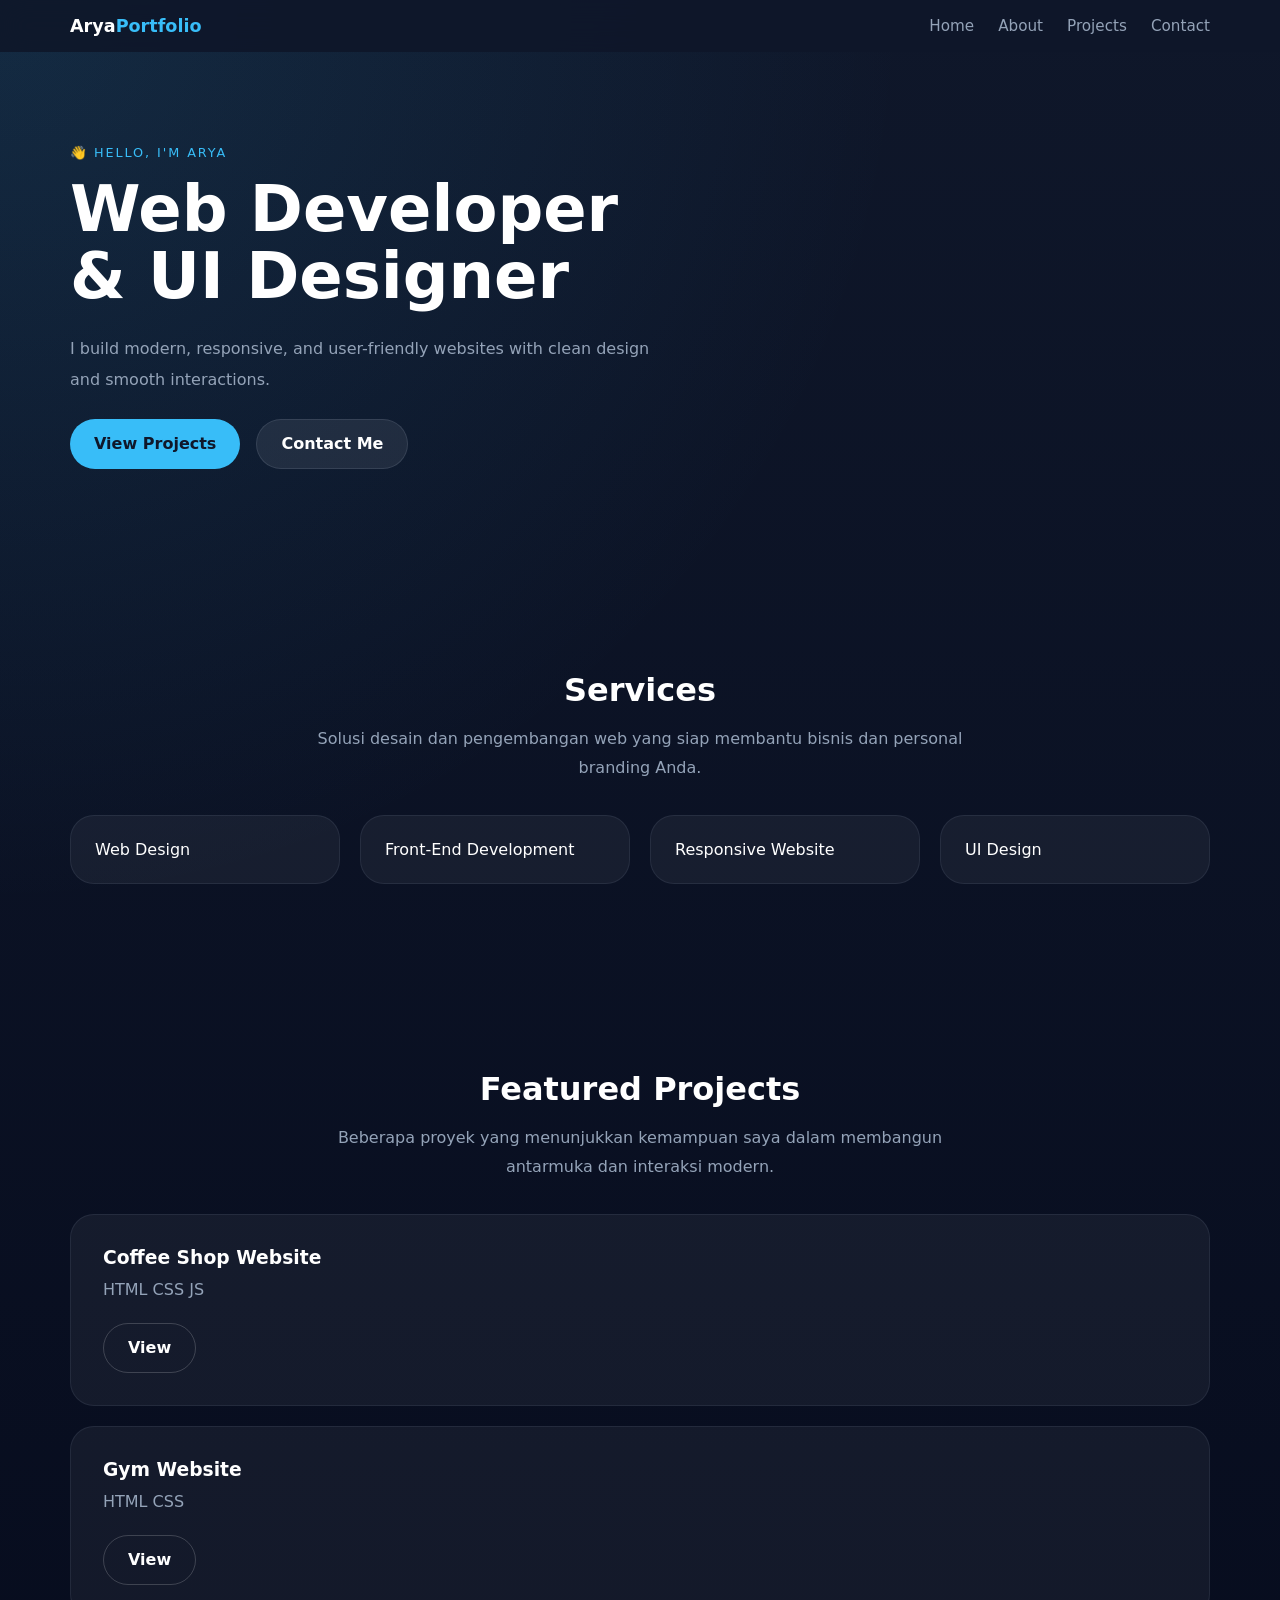
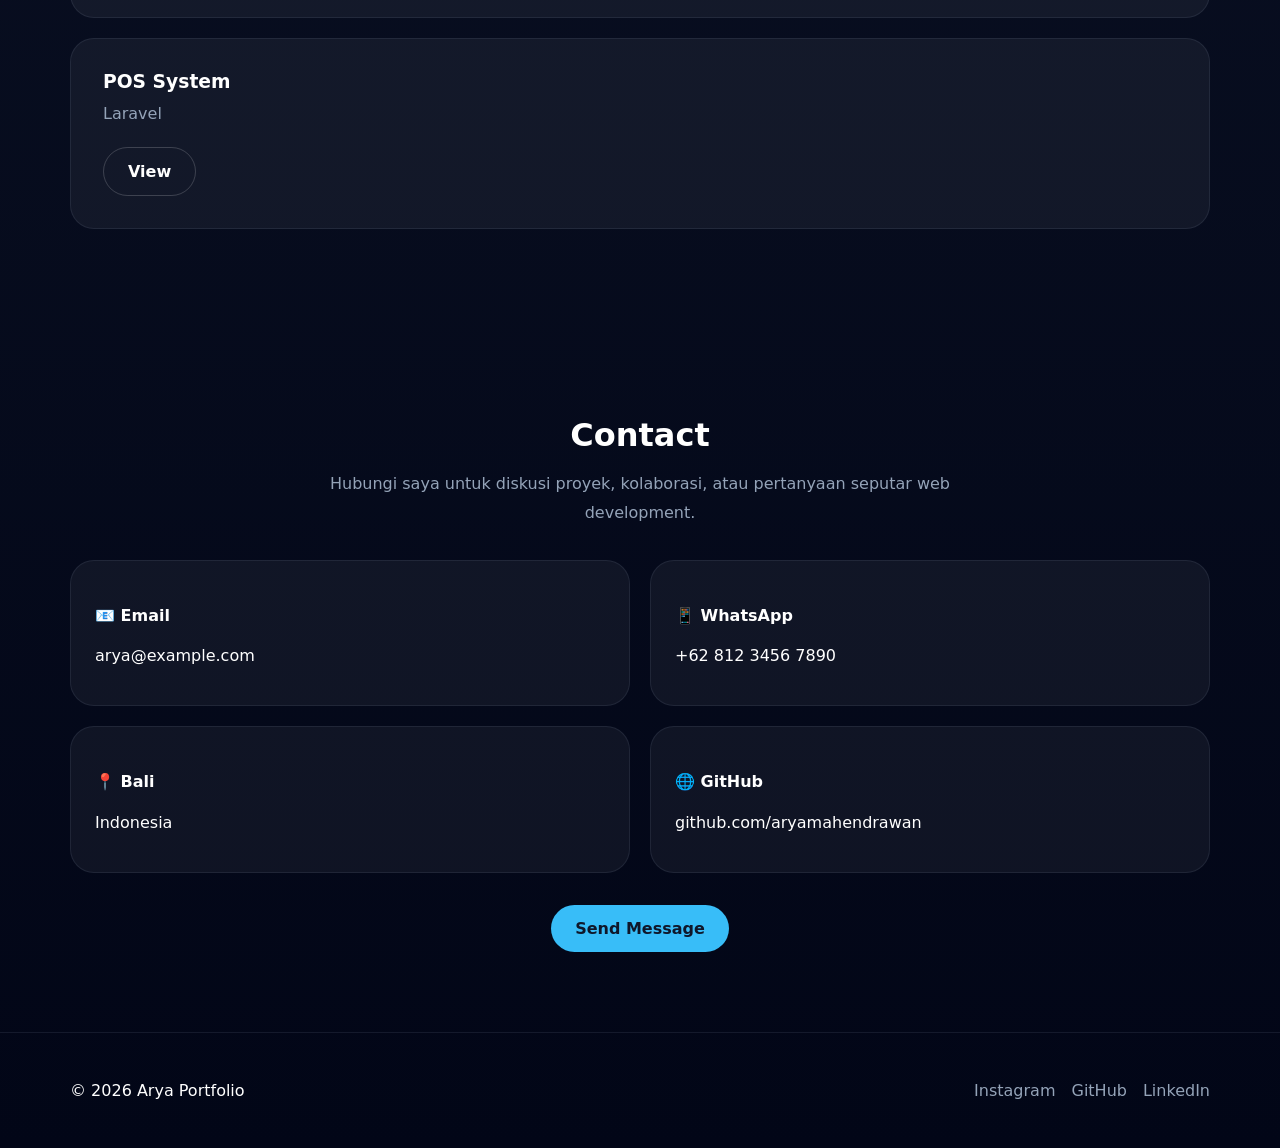
<file: index.html>
<!DOCTYPE html>
<html lang="id">
<head>
  <meta charset="UTF-8" />
  <meta name="viewport" content="width=device-width, initial-scale=1.0" />
  <title>Arya Mahendrawan Portfolio</title>
  <link rel="stylesheet" href="css/style.css" />
</head>
<body>
  <header class="header" id="header">
    <div class="container header-inner">
      <a href="index.html" class="logo">Arya<span>Portfolio</span></a>
      <nav class="nav" id="nav-menu">
        <a href="index.html#home" class="nav-link">Home</a>
        <a href="about.html" class="nav-link">About</a>
        <a href="projects.html" class="nav-link">Projects</a>
        <a href="contact.html" class="nav-link">Contact</a>
      </nav>
      <button class="nav-toggle" id="nav-toggle" aria-label="Toggle navigation">
        <span></span><span></span><span></span>
      </button>
    </div>
  </header>

  <main>
    <section class="hero section" id="home">
      <div class="container">
        <div class="hero-content" data-animate>
          <p class="eyebrow">👋 Hello, I'm Arya</p>
          <h1>Web Developer & UI Designer</h1>
          <p class="hero-text">I build modern, responsive, and user-friendly websites with clean design and smooth interactions.</p>
          <div class="hero-actions">
            <a href="projects.html#projects" class="btn btn-primary">View Projects</a>
            <a href="contact.html" class="btn btn-secondary">Contact Me</a>
          </div>
        </div>
      </div>
    </section>

    <section class="services section" id="services">
      <div class="container section-header" data-animate>
        <h2>Services</h2>
        <p>Solusi desain dan pengembangan web yang siap membantu bisnis dan personal branding Anda.</p>
      </div>
      <div class="container service-grid" data-animate>
        <div class="card">Web Design</div>
        <div class="card">Front-End Development</div>
        <div class="card">Responsive Website</div>
        <div class="card">UI Design</div>
      </div>
    </section>

    <section class="projects section" id="projects">
      <div class="container section-header" data-animate>
        <h2>Featured Projects</h2>
        <p>Beberapa proyek yang menunjukkan kemampuan saya dalam membangun antarmuka dan interaksi modern.</p>
      </div>
      <div class="container project-grid">
        <article class="project-card" data-animate>
          <h3>Coffee Shop Website</h3>
          <p>HTML CSS JS</p>
          <a href="#" class="btn btn-outline">View</a>
        </article>
        <article class="project-card" data-animate>
          <h3>Gym Website</h3>
          <p>HTML CSS</p>
          <a href="#" class="btn btn-outline">View</a>
        </article>
        <article class="project-card" data-animate>
          <h3>POS System</h3>
          <p>Laravel</p>
          <a href="#" class="btn btn-outline">View</a>
        </article>
      </div>
    </section>

    <section class="contact-preview section" id="contact-preview">
      <div class="container section-header" data-animate>
        <h2>Contact</h2>
        <p>Hubungi saya untuk diskusi proyek, kolaborasi, atau pertanyaan seputar web development.</p>
      </div>
      <div class="container contact-grid" data-animate>
        <div class="contact-card">
          <h4>📧 Email</h4>
          <p>arya@example.com</p>
        </div>
        <div class="contact-card">
          <h4>📱 WhatsApp</h4>
          <p>+62 812 3456 7890</p>
        </div>
        <div class="contact-card">
          <h4>📍 Bali</h4>
          <p>Indonesia</p>
        </div>
        <div class="contact-card">
          <h4>🌐 GitHub</h4>
          <p>github.com/aryamahendrawan</p>
        </div>
      </div>
      <div class="container section-action">
        <a href="contact.html" class="btn btn-primary">Send Message</a>
      </div>
    </section>
  </main>

  <footer class="footer">
    <div class="container footer-grid">
      <p>© 2026 Arya Portfolio</p>
      <div class="footer-links">
        <a href="#">Instagram</a>
        <a href="#">GitHub</a>
        <a href="#">LinkedIn</a>
      </div>
    </div>
  </footer>

  <button class="scroll-top" id="scroll-top" aria-label="Back to top">↑</button>

  <script src="js/script.js"></script>
</body>
</html>
</file>
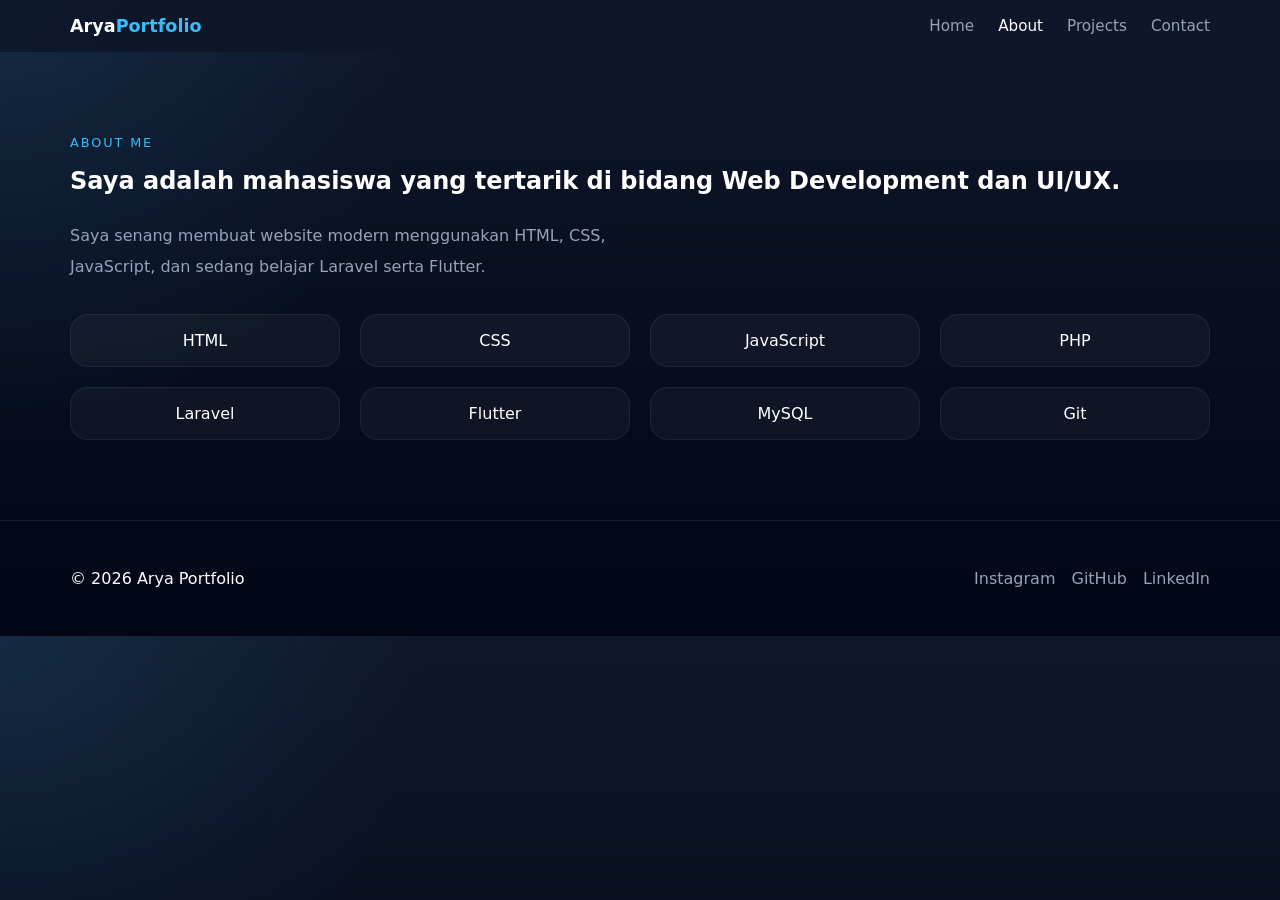
<file: about.html>
<!DOCTYPE html>
<html lang="id">
<head>
  <meta charset="UTF-8" />
  <meta name="viewport" content="width=device-width, initial-scale=1.0" />
  <title>About - Arya Portfolio</title>
  <link rel="stylesheet" href="css/style.css" />
</head>
<body>
  <header class="header" id="header">
    <div class="container header-inner">
      <a href="index.html" class="logo">Arya<span>Portfolio</span></a>
      <nav class="nav" id="nav-menu">
        <a href="index.html#home" class="nav-link">Home</a>
        <a href="about.html" class="nav-link active">About</a>
        <a href="projects.html" class="nav-link">Projects</a>
        <a href="contact.html" class="nav-link">Contact</a>
      </nav>
      <button class="nav-toggle" id="nav-toggle" aria-label="Toggle navigation">
        <span></span><span></span><span></span>
      </button>
    </div>
  </header>

  <main>
    <section class="about section">
      <div class="container">
        <div class="about-content" data-animate>
          <span class="eyebrow">About Me</span>
          <h1>Saya adalah mahasiswa yang tertarik di bidang Web Development dan UI/UX.</h1>
          <p>Saya senang membuat website modern menggunakan HTML, CSS, JavaScript, dan sedang belajar Laravel serta Flutter.</p>
          <div class="skills-grid">
            <div class="skill">HTML</div>
            <div class="skill">CSS</div>
            <div class="skill">JavaScript</div>
            <div class="skill">PHP</div>
            <div class="skill">Laravel</div>
            <div class="skill">Flutter</div>
            <div class="skill">MySQL</div>
            <div class="skill">Git</div>
          </div>
        </div>
      </div>
    </section>
  </main>

  <footer class="footer">
    <div class="container footer-grid">
      <p>© 2026 Arya Portfolio</p>
      <div class="footer-links">
        <a href="#">Instagram</a>
        <a href="#">GitHub</a>
        <a href="#">LinkedIn</a>
      </div>
    </div>
  </footer>

  <button class="scroll-top" id="scroll-top" aria-label="Back to top">↑</button>
  <script src="js/script.js"></script>
</body>
</html>
</file>
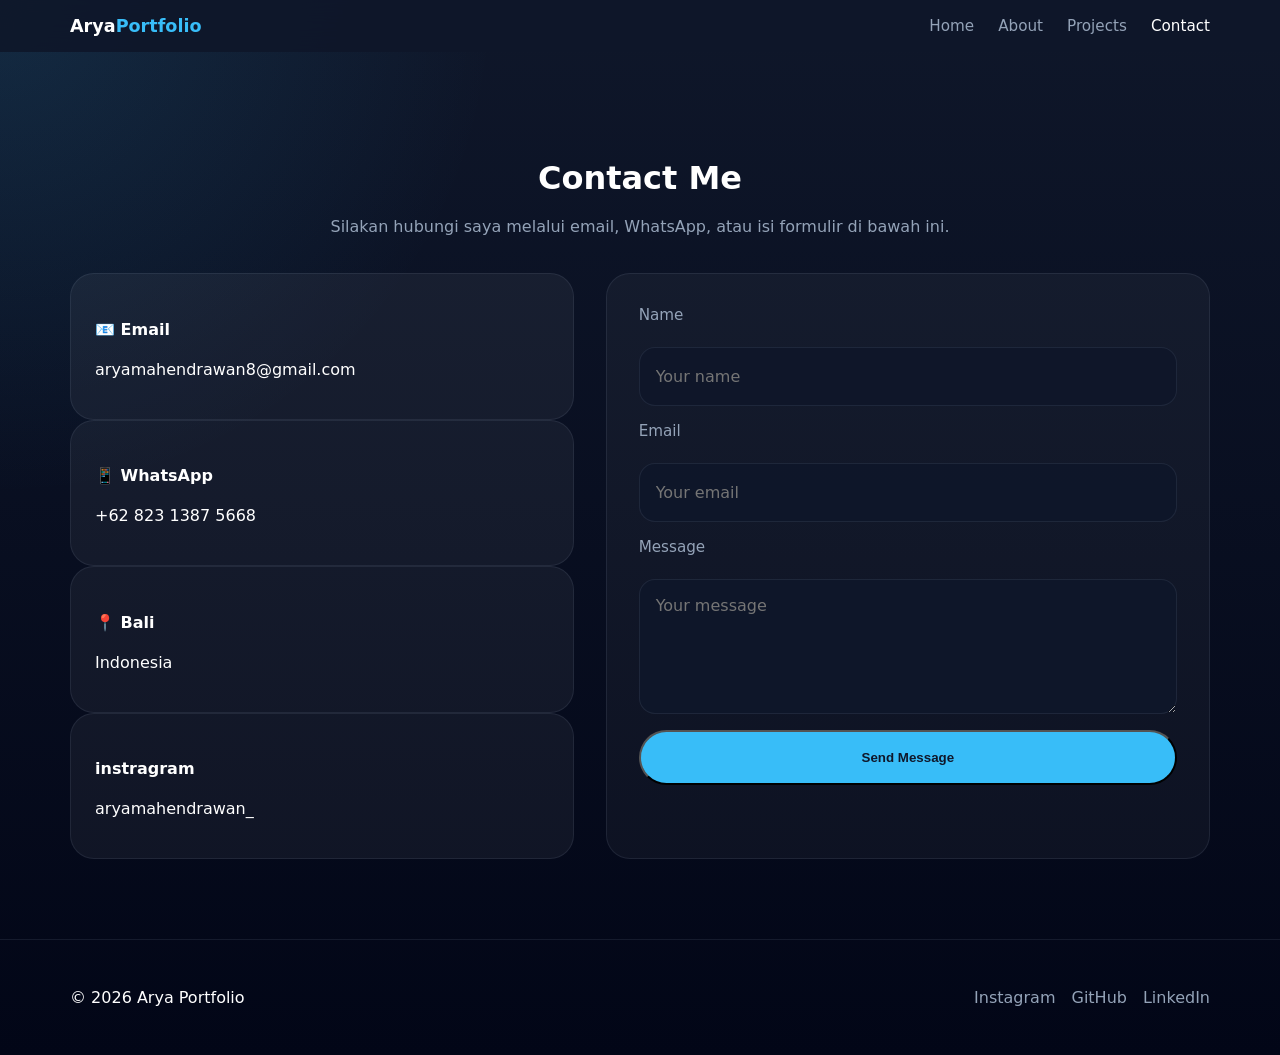
<file: contact.html>
<!DOCTYPE html>
<html lang="id">
<head>
  <meta charset="UTF-8" />
  <meta name="viewport" content="width=device-width, initial-scale=1.0" />
  <title>Contact - Arya Portfolio</title>
  <link rel="stylesheet" href="css/style.css" />
</head>
<body>
  <header class="header" id="header">
    <div class="container header-inner">
      <a href="index.html" class="logo">Arya<span>Portfolio</span></a>
      <nav class="nav" id="nav-menu">
        <a href="index.html#home" class="nav-link">Home</a>
        <a href="about.html" class="nav-link">About</a>
        <a href="projects.html" class="nav-link">Projects</a>
        <a href="contact.html" class="nav-link active">Contact</a>
      </nav>
      <button class="nav-toggle" id="nav-toggle" aria-label="Toggle navigation">
        <span></span><span></span><span></span>
      </button>
    </div>
  </header>

  <main>
    <section class="contact section" id="contact">
      <div class="container section-header" data-animate>
        <h2>Contact Me</h2>
        <p>Silakan hubungi saya melalui email, WhatsApp, atau isi formulir di bawah ini.</p>
      </div>
      <div class="container contact-layout">
        <div class="contact-info" data-animate>
          <div class="contact-card">
            <h4>📧 Email</h4>
            <p>aryamahendrawan8@gmail.com</p>
          </div>
          <div class="contact-card">
            <h4>📱 WhatsApp</h4>
            <p>+62 823 1387 5668</p>
          </div>
          <div class="contact-card">
            <h4>📍 Bali</h4>
            <p>Indonesia</p>
          </div>
          <div class="contact-card">
            <h4>instragram</h4>
            <p>aryamahendrawan_</p>
          </div>
        </div>
        <form class="contact-form" id="contact-form" data-animate>
          <label for="name">Name</label>
          <input type="text" id="name" name="name" placeholder="Your name" required />

          <label for="email">Email</label>
          <input type="email" id="email" name="email" placeholder="Your email" required />

          <label for="message">Message</label>
          <textarea id="message" name="message" rows="5" placeholder="Your message" required></textarea>

          <button type="submit" class="btn btn-primary">Send Message</button>
          <p class="form-feedback" id="form-feedback"></p>
        </form>
      </div>
    </section>
  </main>

  <footer class="footer">
    <div class="container footer-grid">
      <p>© 2026 Arya Portfolio</p>
      <div class="footer-links">
        <a href="#">Instagram</a>
        <a href="#">GitHub</a>
        <a href="#">LinkedIn</a>
      </div>
    </div>
  </footer>

  <button class="scroll-top" id="scroll-top" aria-label="Back to top">↑</button>
  <script src="js/script.js"></script>
</body>
</html>
</file>
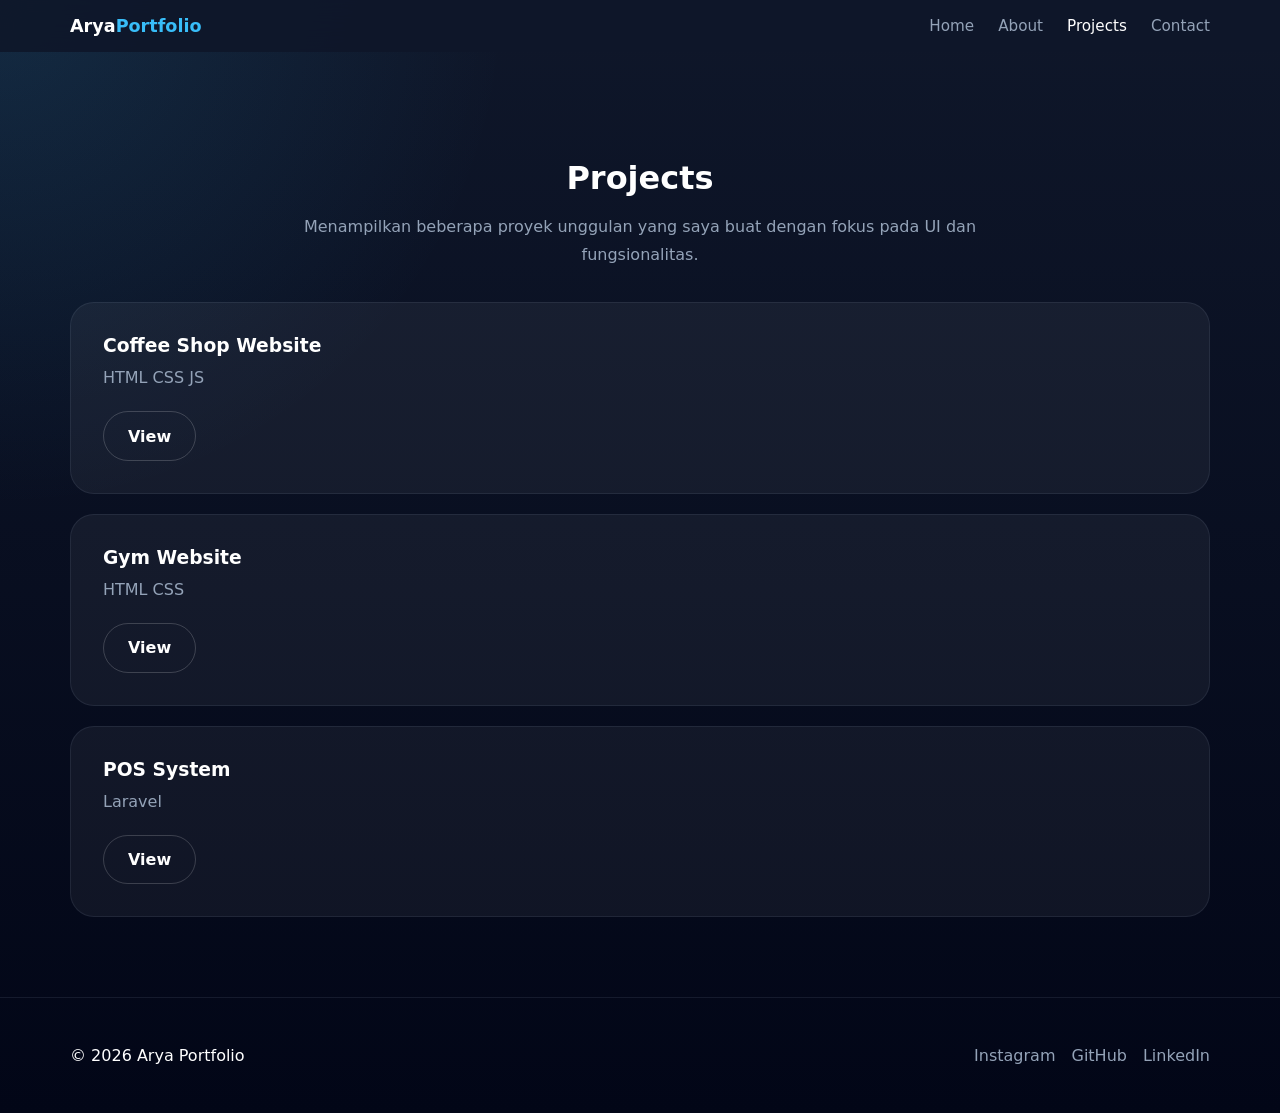
<file: projects.html>
<!DOCTYPE html>
<html lang="id">
<head>
  <meta charset="UTF-8" />
  <meta name="viewport" content="width=device-width, initial-scale=1.0" />
  <title>Projects - Arya Portfolio</title>
  <link rel="stylesheet" href="css/style.css" />
</head>
<body>
  <header class="header" id="header">
    <div class="container header-inner">
      <a href="index.html" class="logo">Arya<span>Portfolio</span></a>
      <nav class="nav" id="nav-menu">
        <a href="index.html#home" class="nav-link">Home</a>
        <a href="about.html" class="nav-link">About</a>
        <a href="projects.html" class="nav-link active">Projects</a>
        <a href="contact.html" class="nav-link">Contact</a>
      </nav>
      <button class="nav-toggle" id="nav-toggle" aria-label="Toggle navigation">
        <span></span><span></span><span></span>
      </button>
    </div>
  </header>

  <main>
    <section class="projects section" id="projects">
      <div class="container section-header" data-animate>
        <h2>Projects</h2>
        <p>Menampilkan beberapa proyek unggulan yang saya buat dengan fokus pada UI dan fungsionalitas.</p>
      </div>
      <div class="container project-grid">
        <article class="project-card" data-animate>
          <h3>Coffee Shop Website</h3>
          <p>HTML CSS JS</p>
          <a href="#" class="btn btn-outline">View</a>
        </article>
        <article class="project-card" data-animate>
          <h3>Gym Website</h3>
          <p>HTML CSS</p>
          <a href="#" class="btn btn-outline">View</a>
        </article>
        <article class="project-card" data-animate>
          <h3>POS System</h3>
          <p>Laravel</p>
          <a href="#" class="btn btn-outline">View</a>
        </article>
      </div>
    </section>
  </main>

  <footer class="footer">
    <div class="container footer-grid">
      <p>© 2026 Arya Portfolio</p>
      <div class="footer-links">
        <a href="#">Instagram</a>
        <a href="#">GitHub</a>
        <a href="#">LinkedIn</a>
      </div>
    </div>
  </footer>

  <button class="scroll-top" id="scroll-top" aria-label="Back to top">↑</button>
  <script src="js/script.js"></script>
</body>
</html>
</file>
<file: css/style.css>
:root {
  --bg: #0f172a;
  --surface: #1e293b;
  --surface-strong: #15202f;
  --primary: #38bdf8;
  --accent: #facc15;
  --text: #ffffff;
  --muted: #94a3b8;
}

* {
  box-sizing: border-box;
}

html {
  scroll-behavior: smooth;
}

body {
  margin: 0;
  font-family: Inter, ui-sans-serif, system-ui, -apple-system, BlinkMacSystemFont, 'Segoe UI', sans-serif;
  background: radial-gradient(circle at top left, rgba(56, 189, 248, 0.12), transparent 30%),
    linear-gradient(180deg, #0f172a 0%, #020617 100%);
  color: var(--text);
}

.container {
  width: min(1140px, calc(100% - 2rem));
  margin: 0 auto;
}

.header {
  position: sticky;
  top: 0;
  z-index: 20;
  background: rgba(15, 23, 42, 0.9);
  backdrop-filter: blur(14px);
}

.header-inner {
  display: flex;
  align-items: center;
  justify-content: space-between;
  gap: 1rem;
  padding: 1rem 0;
}

.logo {
  font-weight: 700;
  font-size: 1.1rem;
  color: var(--text);
  text-decoration: none;
}

.logo span {
  color: var(--primary);
}

.nav {
  display: flex;
  align-items: center;
  gap: 1.5rem;
}

.nav-link {
  color: var(--muted);
  text-decoration: none;
  font-size: 0.95rem;
  transition: color 0.25s ease;
}

.nav-link:hover,
.nav-link.active {
  color: var(--text);
}

.nav-toggle {
  display: none;
  border: none;
  background: transparent;
  cursor: pointer;
  padding: 0.25rem;
}

.nav-toggle span {
  display: block;
  width: 22px;
  height: 2px;
  background: var(--text);
  margin: 4px 0;
}

.section {
  padding: 5rem 0;
}

.section-header {
  text-align: center;
  max-width: 680px;
  margin: 0 auto 2rem;
}

.section-header h2 {
  font-size: clamp(2rem, 2.5vw, 2.5rem);
  margin-bottom: 0.75rem;
}

.section-header p {
  color: var(--muted);
  line-height: 1.8;
}

.hero-grid {
  display: grid;
  grid-template-columns: repeat(2, minmax(0, 1fr));
  gap: 3rem;
  align-items: center;
  min-height: calc(100vh - 96px);
}

.hero-content {
  max-width: 620px;
}

.eyebrow {
  display: inline-block;
  margin-bottom: 1rem;
  color: var(--primary);
  letter-spacing: 0.15em;
  text-transform: uppercase;
  font-size: 0.8rem;
}

.hero-content h1 {
  font-size: clamp(2.7rem, 5vw, 4rem);
  line-height: 1.05;
  margin: 0;
}

.hero-text {
  margin: 1.5rem 0;
  color: var(--muted);
  line-height: 1.9;
  max-width: 38rem;
}

.hero-actions {
  display: flex;
  flex-wrap: wrap;
  gap: 1rem;
  margin-bottom: 1rem;
}

.btn {
  display: inline-flex;
  align-items: center;
  justify-content: center;
  gap: 0.5rem;
  padding: 0.9rem 1.5rem;
  border-radius: 999px;
  text-decoration: none;
  font-weight: 600;
  transition: transform 0.25s ease, box-shadow 0.25s ease, background 0.25s ease;
}

.btn:hover {
  transform: translateY(-2px);
  box-shadow: 0 18px 40px rgba(56, 189, 248, 0.12);
}

.btn-primary {
  background: var(--primary);
  color: #0f172a;
}

.btn-secondary {
  background: rgba(255, 255, 255, 0.08);
  color: var(--text);
  border: 1px solid rgba(148, 163, 184, 0.18);
}

.btn-outline {
  background: transparent;
  border: 1px solid rgba(255, 255, 255, 0.18);
  color: var(--text);
}

.service-grid,
.project-grid,
.skills-grid,
.contact-grid {
  display: grid;
  gap: 1.25rem;
}

.service-grid {
  grid-template-columns: repeat(4, minmax(0, 1fr));
}

.card,
.project-card,
.contact-card,
.profile-card,
.contact-info .contact-card {
  background: rgba(255, 255, 255, 0.05);
  border: 1px solid rgba(148, 163, 184, 0.12);
  border-radius: 24px;
  padding: 1.5rem;
  color: var(--text);
  transition: transform 0.3s ease, border-color 0.3s ease, box-shadow 0.3s ease;
}

.card:hover,
.project-card:hover,
.contact-card:hover,
.profile-card:hover {
  transform: translateY(-8px);
  box-shadow: 0 20px 50px rgba(15, 23, 42, 0.35);
  border-color: rgba(56, 189, 248, 0.35);
}

.project-card {
  padding: 2rem;
}

.project-card h3 {
  margin-top: 0;
  margin-bottom: 0.75rem;
}

.project-card p {
  margin: 0 0 1.5rem;
  color: var(--muted);
}

.about-grid {
  display: grid;
  grid-template-columns: 320px 1fr;
  gap: 3rem;
  align-items: center;
}

.profile-card {
  min-height: 420px;
  display: grid;
  place-items: center;
}

.profile-image {
  width: 100%;
  height: 100%;
  border-radius: 28px;
  background: linear-gradient(135deg, rgba(56, 189, 248, 0.35), rgba(250, 204, 21, 0.2)),
    url('images/profile.jpg') center/cover no-repeat;
  position: relative;
}

.profile-image::after {
  content: '';
  position: absolute;
  inset: 0;
  background: radial-gradient(circle at top left, rgba(56, 189, 248, 0.18), transparent 40%);
  border-radius: inherit;
}

.about-content h1 {
  margin: 0;
  line-height: 1.3;
}

.about-content p {
  margin: 1.5rem 0 2rem;
  color: var(--muted);
  line-height: 1.9;
  max-width: 38rem;
}

.skills-grid {
  grid-template-columns: repeat(4, minmax(0, 1fr));
}

.skill {
  padding: 1rem;
  text-align: center;
  border-radius: 18px;
  background: rgba(255, 255, 255, 0.04);
  border: 1px solid rgba(148, 163, 184, 0.1);
}

.contact-grid {
  grid-template-columns: repeat(2, minmax(0, 1fr));
}

.contact-layout {
  display: grid;
  grid-template-columns: 1fr 1.2fr;
  gap: 2rem;
}

.contact-form {
  display: grid;
  gap: 1rem;
  background: rgba(255, 255, 255, 0.04);
  border: 1px solid rgba(148, 163, 184, 0.12);
  padding: 2rem;
  border-radius: 24px;
}

.contact-form label {
  font-size: 0.95rem;
  color: var(--muted);
}

.contact-form input,
.contact-form textarea {
  width: 100%;
  padding: 1rem;
  border-radius: 16px;
  background: rgba(15, 23, 42, 0.95);
  border: 1px solid rgba(148, 163, 184, 0.12);
  color: var(--text);
  font: inherit;
}

.contact-form input:focus,
.contact-form textarea:focus {
  outline: 2px solid rgba(56, 189, 248, 0.4);
  border-color: rgba(56, 189, 248, 0.5);
}

.form-feedback {
  margin: 0;
  color: var(--primary);
  min-height: 1.2rem;
}

.section-action {
  display: flex;
  justify-content: center;
  margin-top: 2rem;
}

.footer {
  border-top: 1px solid rgba(148, 163, 184, 0.12);
  padding: 2rem 0;
}

.footer-grid {
  display: flex;
  justify-content: space-between;
  gap: 1rem;
  flex-wrap: wrap;
  align-items: center;
}

.footer-links {
  display: flex;
  flex-wrap: wrap;
  gap: 1rem;
}

.footer-links a {
  color: var(--muted);
  text-decoration: none;
}

.footer-links a:hover {
  color: var(--text);
}

.scroll-top {
  position: fixed;
  right: 1.5rem;
  bottom: 1.5rem;
  width: 46px;
  height: 46px;
  border-radius: 50%;
  border: none;
  background: rgba(56, 189, 248, 0.15);
  color: var(--text);
  display: none;
  align-items: center;
  justify-content: center;
  cursor: pointer;
  font-size: 1.15rem;
}

[data-animate] {
  opacity: 0;
  transform: translateY(24px);
  transition: opacity 0.75s ease, transform 0.75s ease;
}

[data-animate].visible {
  opacity: 1;
  transform: translateY(0);
}

@media (max-width: 1024px) {
  .hero-grid,
  .about-grid,
  .contact-layout {
    grid-template-columns: 1fr;
  }

  .service-grid,
  .project-grid,
  .contact-grid,
  .skills-grid {
    grid-template-columns: repeat(2, minmax(0, 1fr));
  }
}

@media (max-width: 720px) {
  .header-inner {
    flex-wrap: wrap;
  }

  .nav {
    position: absolute;
    top: 100%;
    right: 1rem;
    left: 1rem;
    flex-direction: column;
    gap: 1rem;
    background: rgba(15, 23, 42, 0.96);
    padding: 1.25rem 1rem;
    border-radius: 24px;
    box-shadow: 0 30px 90px rgba(0, 0, 0, 0.3);
    transform: scaleY(0);
    transform-origin: top;
    transition: transform 0.25s ease;
    visibility: hidden;
  }

  .nav.open {
    transform: scaleY(1);
    visibility: visible;
  }

  .nav-toggle {
    display: inline-flex;
  }

  .service-grid,
  .project-grid,
  .contact-grid,
  .skills-grid {
    grid-template-columns: 1fr;
  }
}
</file>
